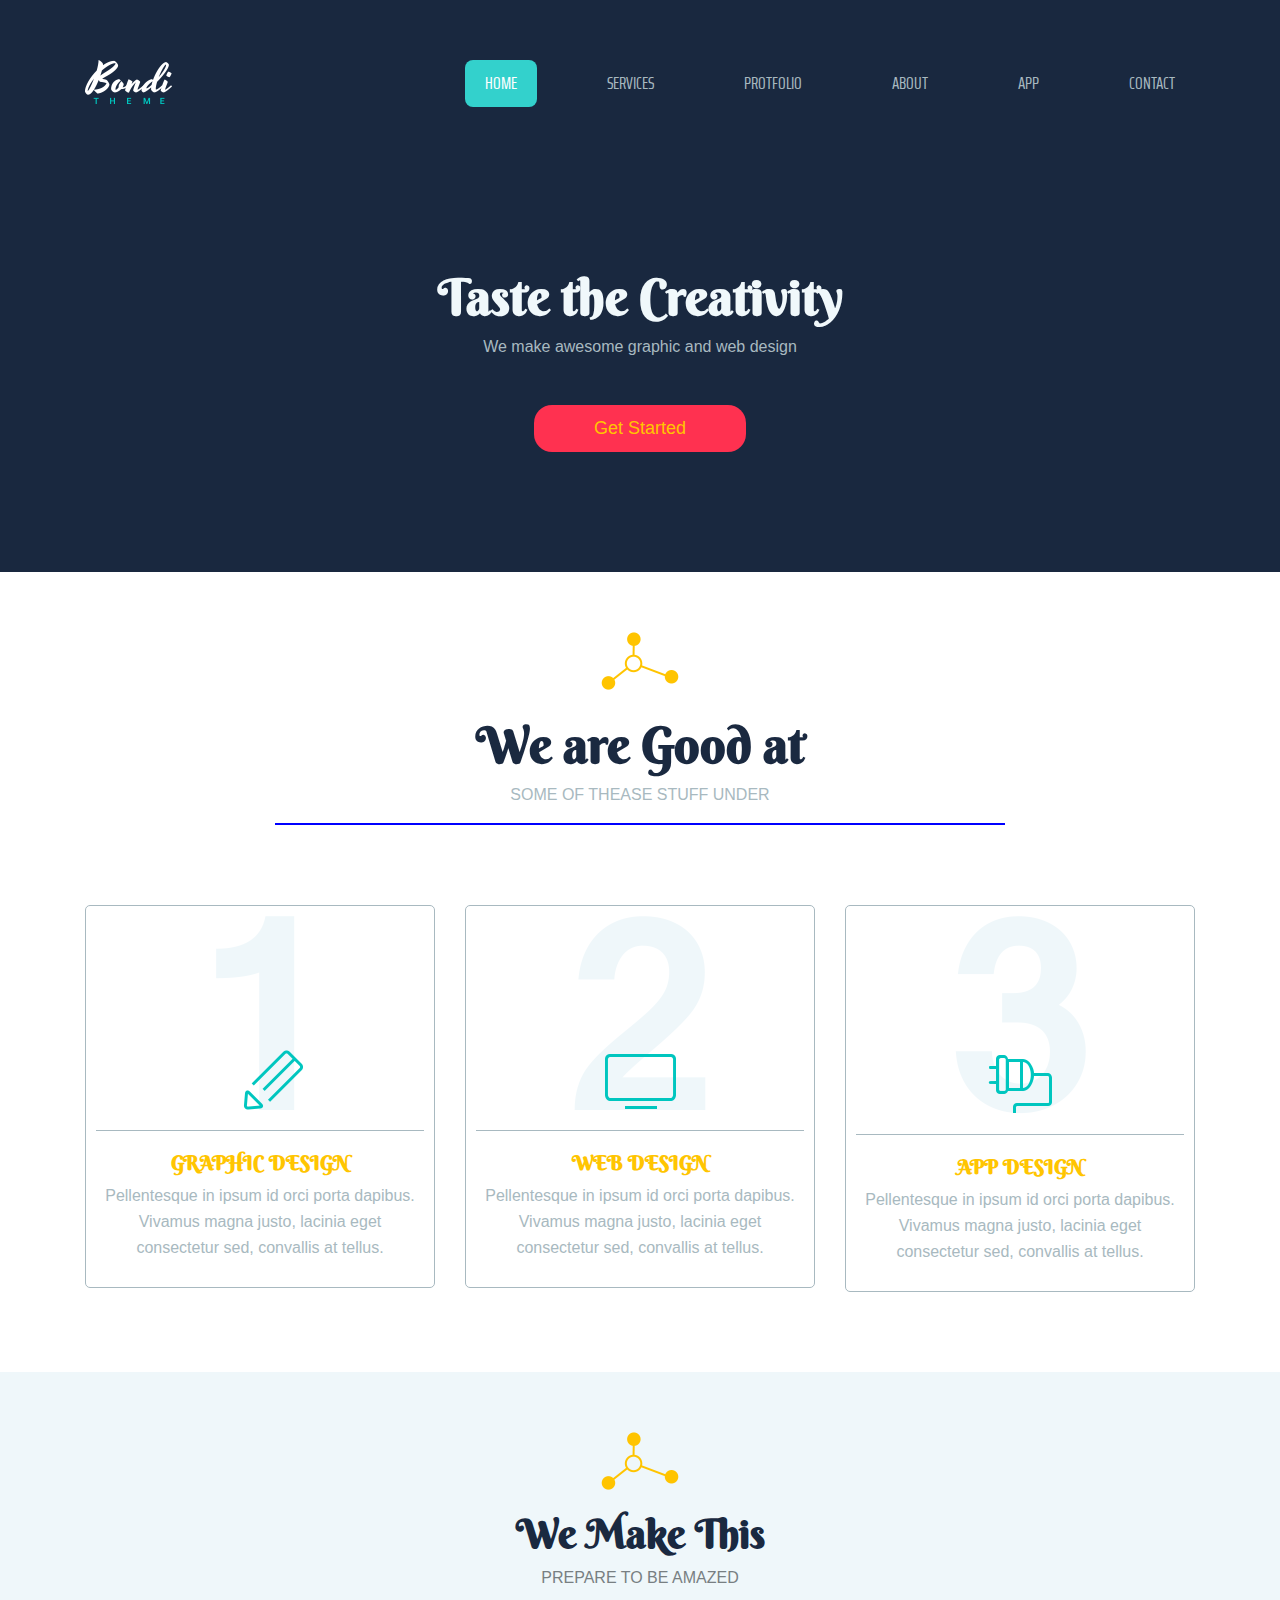
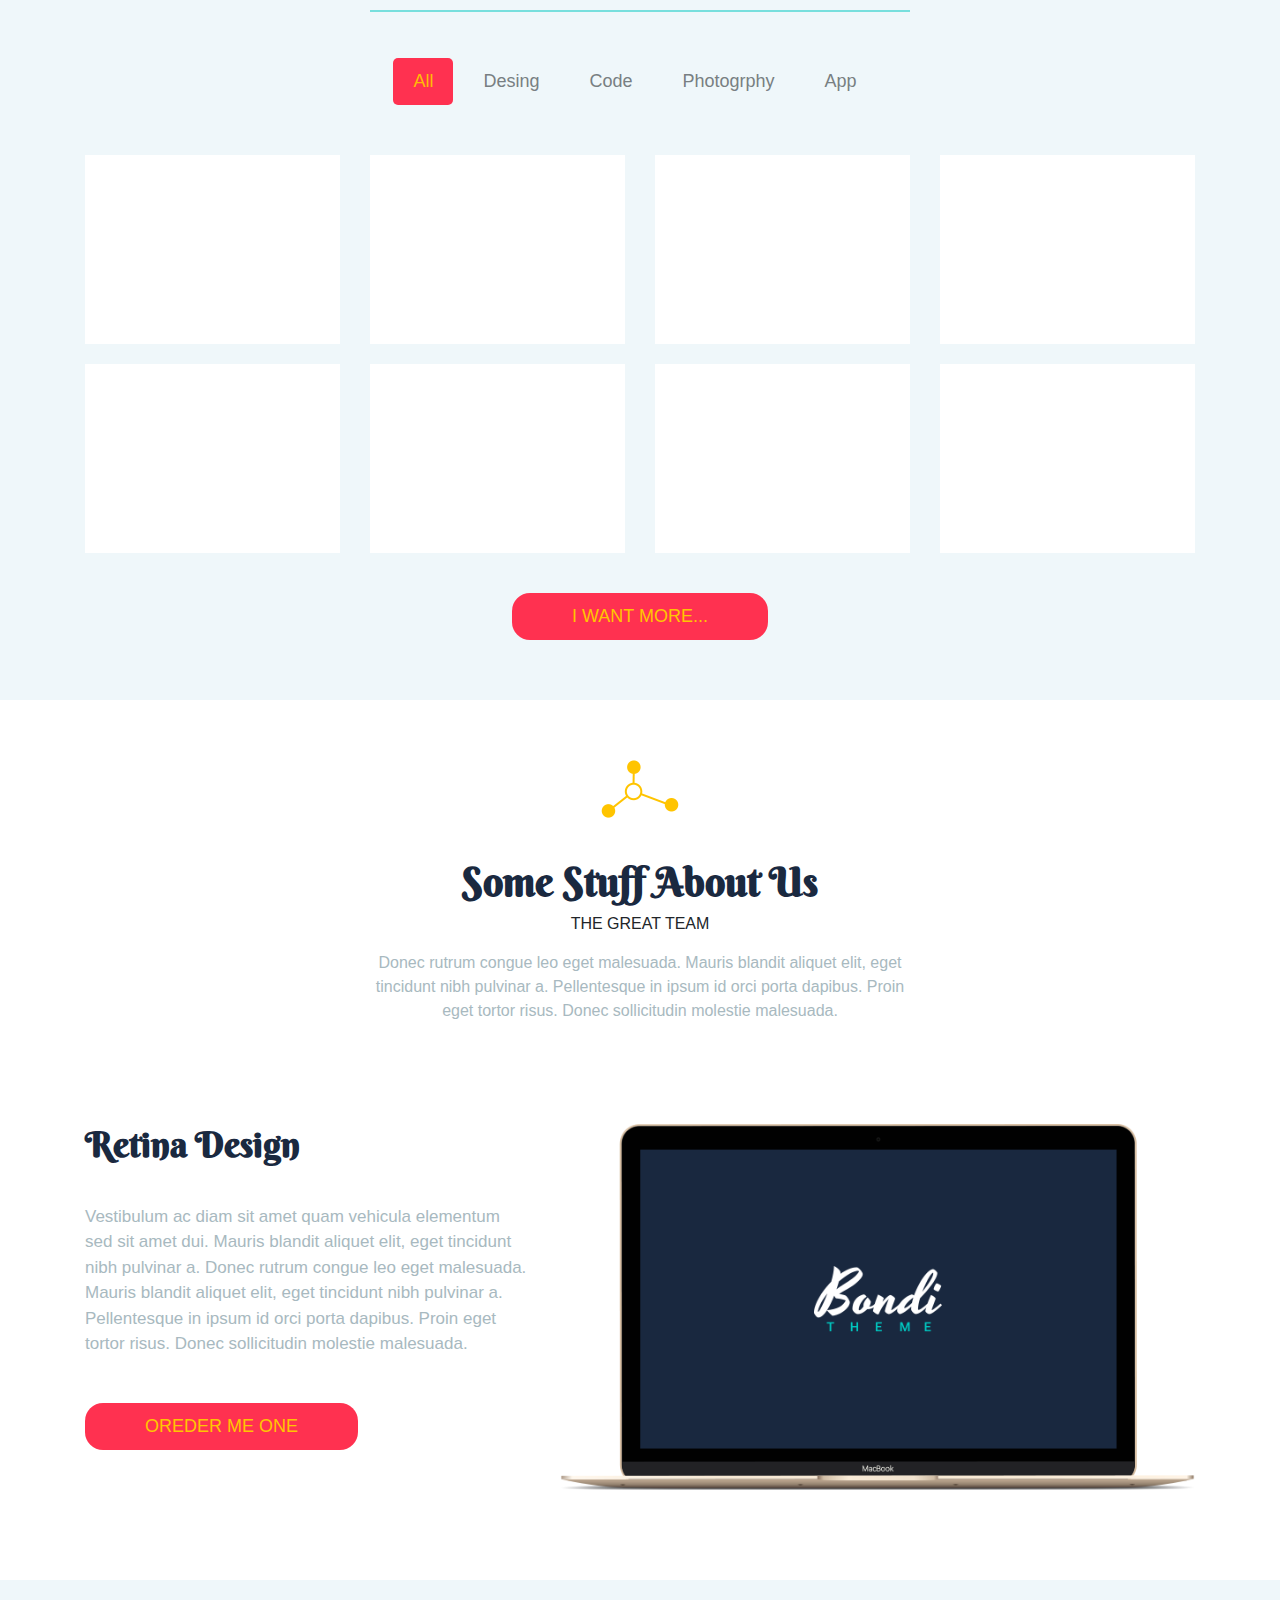
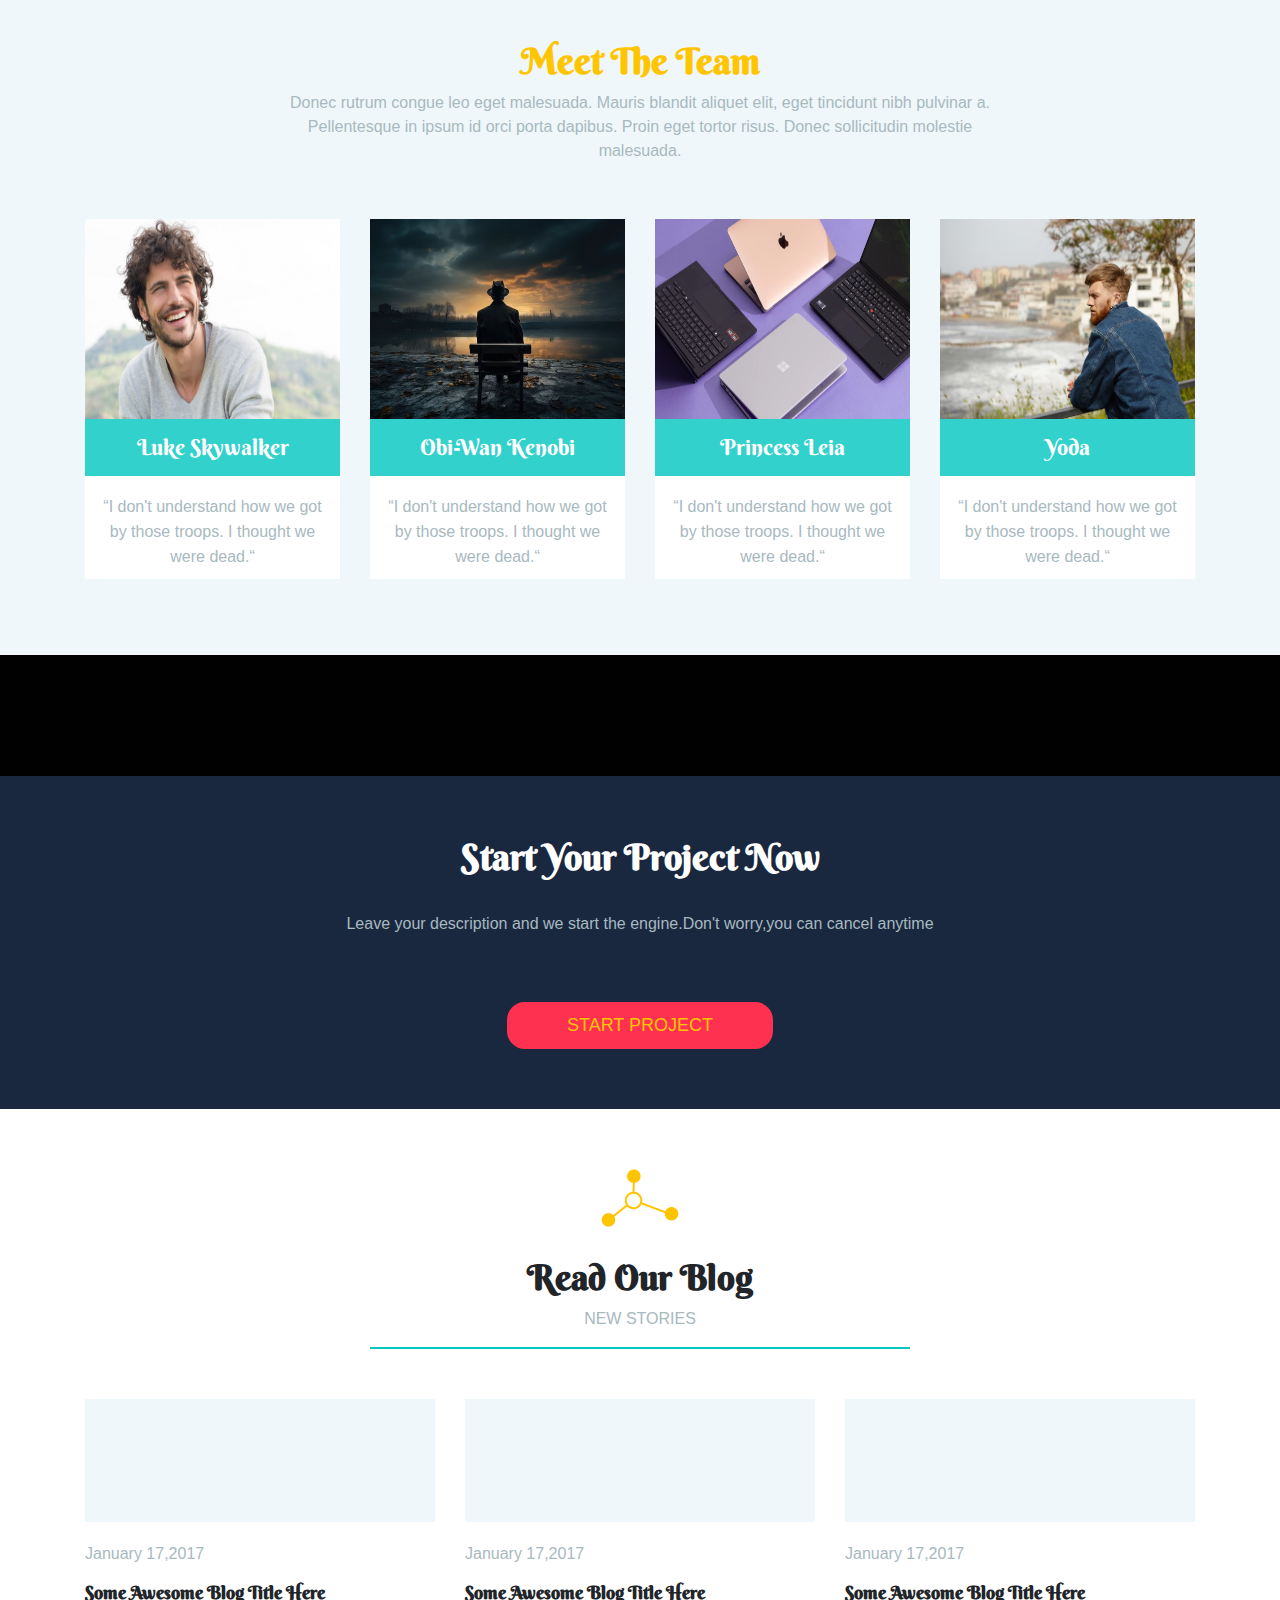
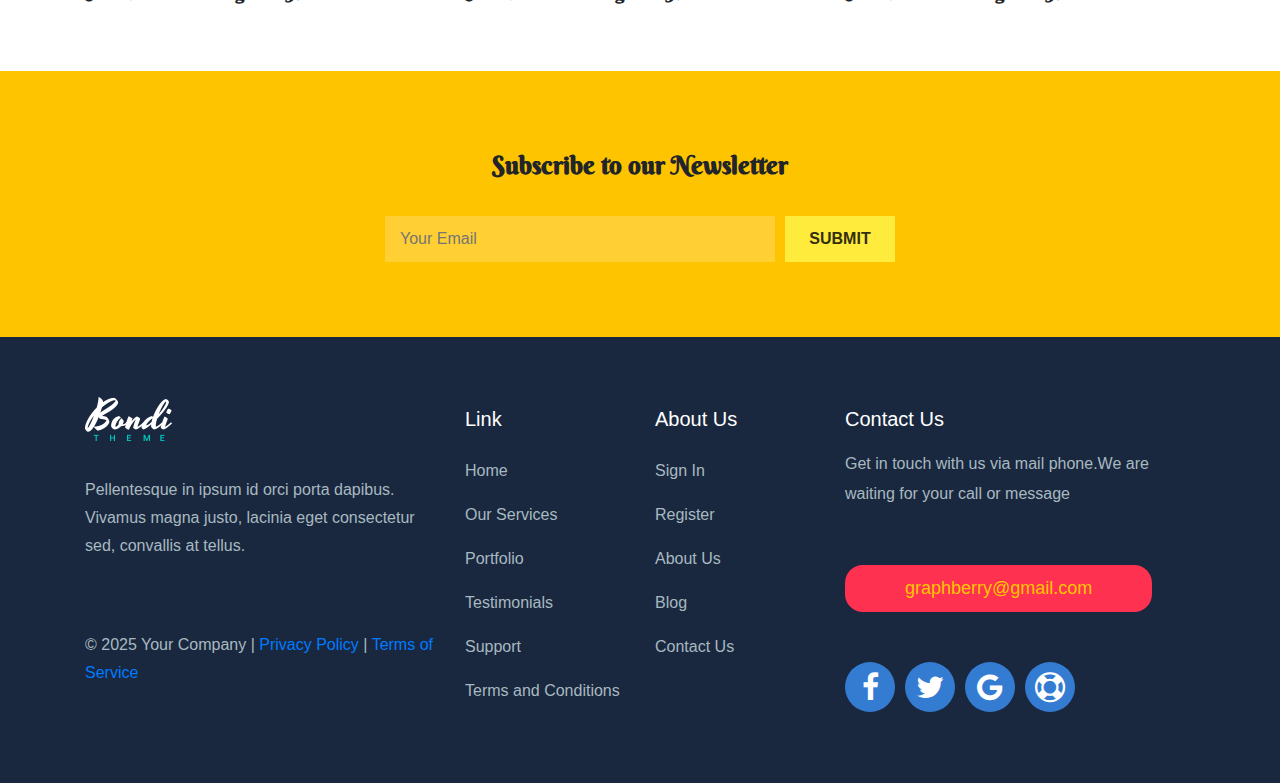
<file: index.html>
<!doctype html>
<html lang="en">
  <head>
    <!-- Required meta tags -->
    <meta charset="utf-8">
    <meta name="viewport" content="width=device-width, initial-scale=1, shrink-to-fit=no">

    <meta name="author" content="SHAKIL">
    <meta name="description" content="This is Cuda template">
    <meta name="keywords" content="Template HTML Css bootstrap ">
    <!--icone area-->
     <link rel="shortcut icon" href="asset/images/logo.png">

    <!-- Bootstrap CSS -->
    <link rel="stylesheet" type="text/css" href="asset/css/style.css">
    <!--responsive.css-->
    <link rel="stylesheet" type="text/css" href="asset/css/responsive.css">

    <title>Bandi</title>
  </head>
  <body>
    <!--strat header area-->
    <header class="header_area section_padding">
      <div class="container">
        <div class="row">
          <div class="col-md-4 col-sm-3 col-12">
            <div class="logo">
              <a href="#"><img src="asset/images/logo.png" alt="logo img"></a>
            </div>
          </div>
          <div class="col-md-8 col-sm-9 col-12">
            <div class="menu">
              <a class="menu_icon" href="#"><i class="fa fa-bars" aria-hidden="true"></i></a>
              <ul>
                <li class="active"><a href="#">Home</a></li>
                <li><a href="#">Services</a></li>
                <li><a href="#">Protfolio</a></li>
                <li><a href="#">About</a></li>
                <li><a href="#">App</a></li>
                <li><a href="#">Contact</a></li>
              </ul>
            </div>
          </div>
          
        </div>
        <div class="row">
          <div class="col-md-12">
            <div class="banner_text text-center">
              <h1>Taste the Creativity</h1>
              <p>We make awesome graphic and web design</p>
              <a class="btn_style" href="#">Get Started</a>
            </div>
          </div>
        </div>
      </div>
    </header>
    <!--End header area-->

    <!--Strat Services area-->
    <section class="services_area section_padding">
      <div class="container">
        <div class="row">
          <div class="col-md-12">
            <div class="service_logo text-center">
              <img src="asset/images/services.png">
            </div>
          </div>
        </div>

        <div class="row">
          <div class="col-md-8 offset-md-2">
            <div class="Services_headaring">
              <div class="header_text text-center">
                <h1>We are Good at </h1>
                <p>SOME OF THEASE STUFF UNDER</p>
              </div>
            </div>
          </div>
        </div>

        <div class="row">
          <!--single services-->
          <div class="col-md-4">
            <div class="single_services text-center">
              <div class="service_img">
                <img src="asset/images/1.png">
              </div>
              <div class="services_text">
                <h3>GRAPHIC DESIGN</h3>
                <p>Pellentesque in ipsum id orci porta dapibus. Vivamus magna justo, lacinia eget consectetur sed, convallis at tellus.</p>
              </div>
            </div>
          </div>
          <!--single services-->
           <div class="col-md-4">
            <div class="single_services text-center">
              <div class="service_img">
                <img src="asset/images/2.png">
              </div>
              <div class="services_text">
                <h3>WEB DESIGN</h3>
                <p>Pellentesque in ipsum id orci porta dapibus. Vivamus magna justo, lacinia eget consectetur sed, convallis at tellus.</p>
              </div>
            </div>
          </div>
          <!--single services-->
           <div class="col-md-4">
            <div class="single_services text-center">
              <div class="service_img">
                <img src="asset/images/3.png">
              </div>
              <div class="services_text">
                <h3>APP DESIGN</h3>
                <p>Pellentesque in ipsum id orci porta dapibus. Vivamus magna justo, lacinia eget consectetur sed, convallis at tellus.</p>
              </div>
            </div>
          </div>

        </div>
      </div>
    </section>
    <!--End Services area-->

    <!--Strat working area-->
    <section class="working_area section_padding">
      <div class="container">
        <div class="row">
          <div class="col-md-4 offset-md-4">
           <div class="working_img text-center">
              <img src="asset/images/services.png">
           </div>
          </div>
        </div>
        <div class="row">
          <div class="col-md-6 offset-md-3">
            <div class="working_heading text-center">
              <h1>We Make This</h1>
              <p>PREPARE TO BE AMAZED</p>
            </div>
          </div>
        </div>

        <div class="row">
          <div class="col-md-6 offset-md-3">
            <div class="working_menu text-center">
              <ul>
                <li class="active"><a href="#">All</a></li>
                <li><a href="#">Desing</a></li>
                <li><a href="#">Code</a></li>
                <li><a href="#">Photogrphy</a></li>
                <li><a href="#">App</a></li>
              </ul>
            </div>
          </div>
        </div>

        <!--working design-->
        <div class="row">
          <div class="col-md-3">
            <div class="ingle_member">
              <div class="single_img">
                <img src="asset/images/single.png">
                <div class="overly_text">
                  <h3 class="active">Awesome Woek</h3>
                </div>
              </div>
            </div>
          </div>

          <div class="col-md-3">
            <div class="ingle_member">
              <div class="single_img">
                <img src="asset/images/single.png">
                <div class="overly_text">
                  <h3 class="active">Awesome Woek</h3>
                </div>
              </div>
            </div>
          </div>

          <div class="col-md-3">
            <div class="ingle_member">
              <div class="single_img">
                <img src="asset/images/single.png">
                <div class="overly_text">
                  <h3 class="active">Awesome Woek</h3>
                </div>
              </div>
            </div>
          </div>

          <div class="col-md-3">
            <div class="ingle_member">
              <div class="single_img">
                <img src="asset/images/single.png">
                <div class="overly_text">
                  <h3 class="active">Awesome Woek</h3>
                </div>
              </div>
            </div>
          </div>

          <div class="col-md-3">
            <div class="ingle_member">
              <div class="single_img">
                <img src="asset/images/single.png">
                <div class="overly_text">
                  <h3 class="active">Awesome Woek</h3>
                </div>
              </div>
            </div>
          </div>

          <div class="col-md-3">
            <div class="ingle_member">
              <div class="single_img">
                <img src="asset/images/single.png">
                <div class="overly_text">
                  <h3 class="active">Awesome Woek</h3>
                </div>
              </div>
            </div>
          </div>

          <div class="col-md-3">
            <div class="ingle_member">
              <div class="single_img">
                <img src="asset/images/single.png">
                <div class="overly_text">
                  <h3 class="active">Awesome Woek</h3>
                </div>
              </div>
            </div>
          </div>

          <div class="col-md-3">
            <div class="ingle_member">
              <div class="single_img">
                <img src="asset/images/single.png">
                <div class="overly_text">
                  <h3 class="active">Awesome Woek</h3>
                </div>
              </div>
            </div>
          </div>

        </div>
        <div class="row">
          <div class="col-md-4 offset-md-4">
            <div class="working_btn text-center">
              <a class="btn_style" href="#">I WANT MORE...</a>
            </div>
          </div>
        </div>
      </div>
    </section>
    <!--End working area-->

    <!--Strat About area-->
    <section class="about_area section_padding">
      <div class="container">
        <div class="row">
          <div class="col-md-4 offset-md-4">
            <div class="about_logo text-center">
              <img src="asset/images/services.png" alt="about images">
            </div>
          </div>
        </div>
        <div class="row">
          <div class="col-md-6 offset-md-3">
            <div class="about_heading text-center">
              <h2>Some Stuff About Us</h2>
              <h5>THE GREAT TEAM</h5>
              <p>Donec rutrum congue leo eget malesuada. Mauris blandit aliquet elit, eget tincidunt nibh pulvinar a. Pellentesque in ipsum id orci porta dapibus. Proin eget tortor risus. Donec sollicitudin molestie malesuada.</p>
            </div>
          </div>
        </div>
        <div class="row">
          <div class="col-md-5">
            <div class="single_about">
              <div class="single_about_text">
                <h3>Retina Design</h3>
                <p>Vestibulum ac diam sit amet quam vehicula elementum sed sit amet dui. Mauris blandit aliquet elit, eget tincidunt nibh pulvinar a. 

                Donec rutrum congue leo eget malesuada. Mauris blandit aliquet elit, eget tincidunt nibh pulvinar a. Pellentesque in ipsum id orci porta dapibus. Proin eget tortor risus. Donec sollicitudin molestie malesuada.</p>
                <a class="btn_style" href="#">OREDER ME ONE</a>
              </div>
            </div>
          </div>
          <div class="col-md-7">
            <div class="single_about">
              <div class="single_about_img">
                <img src="asset/images/led.png" alt="about img">
              </div>
            </div>
          </div>
        </div>
      </div>
    </section>
    <!--End About area-->

    <!--Strat Meet team area-->
    <section class="meet_team_area section_padding">
      <div class="container">
        <div class="row">
          <div class="col-md-8 offset-md-2">
            <div class="meet_team_heading text-center">
              <h1>Meet The Team</h1>
              <p>Donec rutrum congue leo eget malesuada. Mauris blandit aliquet elit, eget tincidunt nibh pulvinar a. Pellentesque in ipsum id orci porta dapibus. Proin eget tortor risus. Donec sollicitudin molestie malesuada.</p>
            </div>
          </div>
        </div>
        <div class="row">

          <div class="col-lg-3 col-md-6">
            <div class="single_team_man">
              <div class="team_man_img">
                <img src="asset/images/team1.jpg">
              </div>
              <div class="single_team_text text-center">
                <h3>Luke Skywalker</h3>
                <p>“I don't understand how we got by those troops. I thought we were dead.“</p>
              </div>
            </div>
          </div>

           <div class="col-lg-3 col-md-6">
            <div class="single_team_man">
              <div class="team_man_img">
                <img src="asset/images/2.jpg">
              </div>
              <div class="single_team_text text-center">
                <h3>Obi-Wan Kenobi</h3>
                <p>“I don't understand how we got by those troops. I thought we were dead.“</p>
              </div>
            </div>
          </div>

           <div class="col-lg-3 col-md-6">
            <div class="single_team_man">
              <div class="team_man_img">
                <img src="asset/images/3 (2).png">
              </div>
              <div class="single_team_text text-center">
                <h3>Princess Leia</h3>
                <p>“I don't understand how we got by those troops. I thought we were dead.“</p>
              </div>
            </div>
          </div>

           <div class="col-lg-3 col-md-6">
            <div class="single_team_man">
              <div class="team_man_img">
                <img src="asset/images/team2.avif">
              </div>
              <div class="single_team_text text-center">
                <h3>Yoda</h3>
                <p>“I don't understand how we got by those troops. I thought we were dead.“</p>
              </div>
            </div>
          </div>

        </div>
      </div>
    </section>
    <!--End Meet team area-->

    <!--strat client area-->
    <section class="client_area section_padding">
      <div class="container">
        <div class="row">
          <div class="col-md-12">
            <div class="client-corusel owl-carousel owl-theme">

              <div class="client-img">
                <img src="asset/images/curesel/1.png">
              </div>
              <div class="client-img">
                <img src="asset/images/curesel/2.png">
              </div>
              <div class="client-img">
                <img src="asset/images/curesel/3.png">
              </div>

              <div class="client-img">
                <img src="asset/images/curesel/4.png">
              </div>
               <div class="client-img">
                <img src="asset/images/curesel/1.png">
              </div>
              <div class="client-img">
                <img src="asset/images/curesel/2.png">
              </div>
              <div class="client-img">
                <img src="asset/images/curesel/3.png">
              </div>
              <div class="client-img">
                <img src="asset/images/curesel/4.png">
              </div>
              
            </div>
          </div>
        </div>
      </div>
    </section>
    <!--End client area-->

    <!--Strat Your project area-->
    <section class="your_project_area section_padding">
      <div class="container">
        <div class="row">
          <div class="col-md-12">
            <div class="project_ara text-center">
              <h1>Start Your Project Now</h1>
              <p>Leave your description and we start the engine.Don't worry,you can cancel anytime</p>
              <a class="btn_style" href="#">START PROJECT</a>
            </div>
          </div>
        </div>
      </div>
    </section>
    <!--End Your project area-->

    <!--Strat Read our blog area-->
    <section class="read_blog_area section_padding">
      <div class="container">
        <div class="row">
          <div class="col-md-6 offset-md-3">
            <div class="blog_logo text-center">
              <img src="asset/images/services.png" alt="blog img">
            </div>
          </div>
        </div>
        <div class="row">
          <div class="col-md-6 offset-md-3">
            <div class="blog_padding">
              <div class="blog_heading text-center">
                <h2>Read Our Blog</h2>
                <p>NEW STORIES</p>
              </div>
            </div>
          </div>
        </div>

        <div class="row">
          <div class="col-md-4">
            <div class="Single_blog">
              <div class="blog_img">
                <img src="asset/images/blog.png" alt="blog img">
              </div>
              <div class="single_blog_text">
                <p>January 17,2017</p>
                <h3>Some Awesome Blog Title Here</h3>
              </div>
            </div>
          </div>

          <div class="col-md-4">
            <div class="Single_blog">
              <div class="blog_img">
                <img src="asset/images/blog.png" alt="blog img">
              </div>
              <div class="single_blog_text">
                <p>January 17,2017</p>
                <h3>Some Awesome Blog Title Here</h3>
              </div>
            </div>
          </div>

          <div class="col-md-4">
            <div class="Single_blog">
              <div class="blog_img">
                <img src="asset/images/blog.png" alt="blog img">
              </div>
              <div class="single_blog_text">
                <p>January 17,2017</p>
                <h3>Some Awesome Blog Title Here</h3>
              </div>
            </div>
          </div>

        </div>
        
      </div>
    </section>
    <!--End Read our blog area-->

    <!--Strat subscribe area-->
   <section class="subscribe_area section_padding">
     <div class="container">
       <div class="row">
         <div class="col-md-6 offset-md-3">
           <div class="subscribe text-center">
            <h3>Subscribe to our Newsletter</h3>
            <form>
              <input type="email" placeholder="Your Email" name="">
              <input type="submit" placeholder="sent" name="">
            </form>
           </div>
         </div>
       </div>
     </div>
   </section>
    <!--End subscribe area-->

    <!--Starat socile link area-->
    <section class="sociale_area section_padding">
      <div class="container">
        <div class="row">
          <div class="col-lg-4 col-md-8">
            <div class="single_socile">
              <div class="sociale_img">
                <img src="asset/images/logo.png">
              </div>
              <div class="sociale_text">
                <p>Pellentesque in ipsum id orci porta dapibus. Vivamus magna justo, lacinia eget consectetur sed, convallis at tellus.</p>
                <p>&copy; 2025 Your Company | <a href="#">Privacy Policy</a> | <a href="#">Terms of Service</a></p>
              </div>
            </div>
          </div>

          <div class="col-lg-2 col-md-4">
            <div class="single_link">
              <h4>Link</h4>
              <ul>
                <li><a href="#">Home</a></li>
                <li><a href="#">Our Services</a></li>
                <li><a href="#">Portfolio</a></li>
                <li><a href="#">Testimonials</a></li>
                <li><a href="#">Support</a></li>
                <li><a href="#">Terms and Conditions</a></li>
              </ul>
            </div>
          </div>

          <div class="col-lg-2 col-md-4">
            <div class="single_link">
              <h4>About Us</h4>
              <ul>
                <li><a href="#">Sign In</a></li>
                <li><a href="#">Register</a></li>
                <li><a href="#">About Us</a></li>
                <li><a href="#">Blog</a></li>
                <li><a href="#">Contact Us</a></li>
              </ul>
            </div>
          </div>

          <div class="col-lg-4 col-md-8">
            <div class="single_link">
              <h4>Contact Us</h4>
              <p>Get in touch with us via mail phone.We are waiting for 
                your call or message</p>
              <a class="btn_style" href="#">graphberry@gmail.com</a>
              <div class="socile_icone">
                <ul>
                  <li><a href="#"><i class="fa fa-facebook" aria-hidden="true"></i></a></li>
                  <li><a href="#"><i class="fa fa-twitter" aria-hidden="true"></i></a></li>
                  <li><a href="#"><i class="fa fa-google" aria-hidden="true"></i></a></li>
                  <li><a href="#"><i class="fa fa-life-ring" aria-hidden="true"></i></a></li>
                </ul>
              </div>  
            </div>
          </div>

        </div>
      </div>
    </section>
    <!--End socile link area-->





    <!-- Optional JavaScript -->
    <!-- jQuery first, then Popper.js, then Bootstrap JS -->
    <script src="asset/js/jquery.min.js"></script>
    <script src="asset/js/popper.min.js"></script>
    <script src="asset/js/bootstrap.min.js"></script>
    <script src="asset/js/owl.carousel.min.js"></script>
    <script src="asset/js/custom.js"></script>

  </body>
</html>
</file>
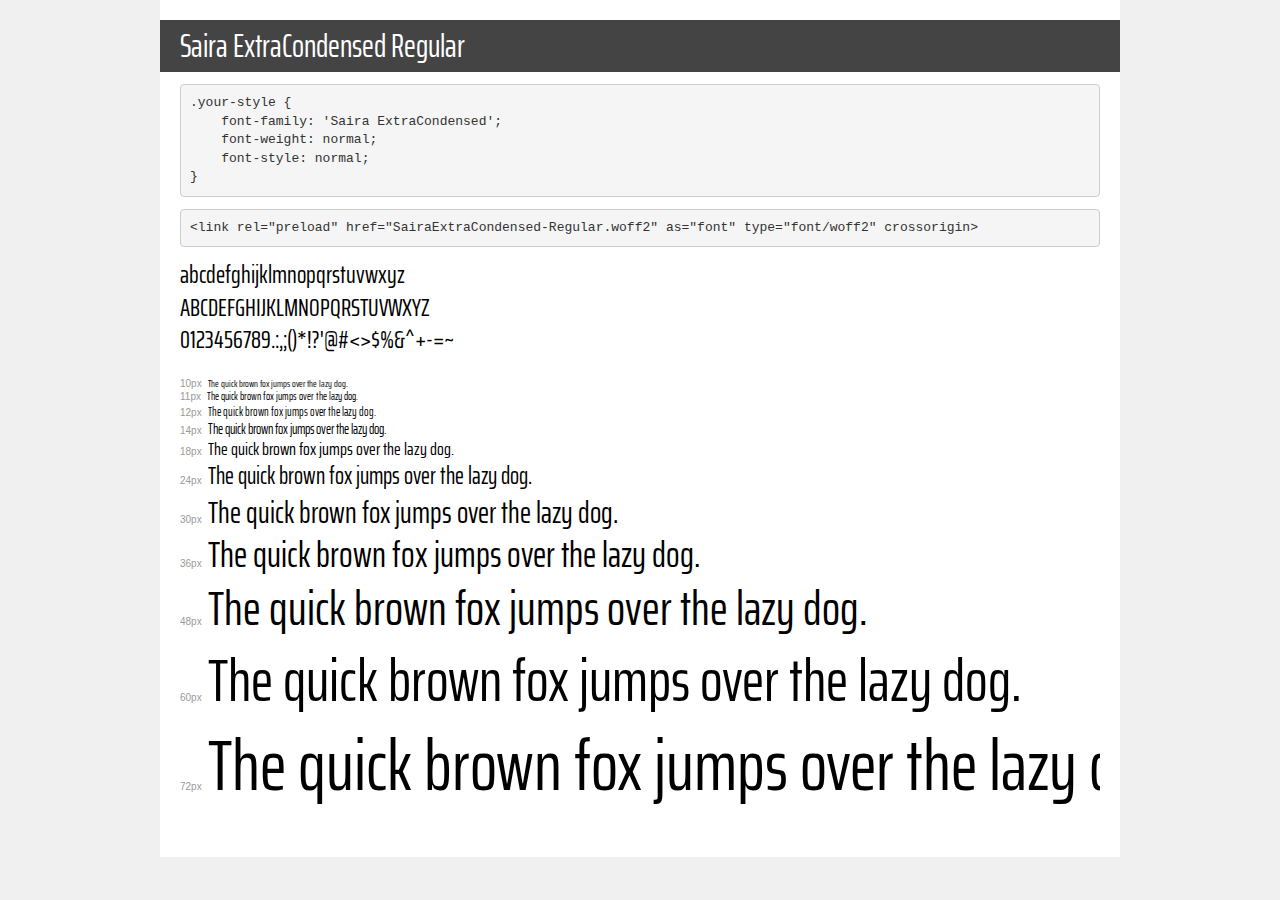
<file: asset/fonts/demo.html>
<!DOCTYPE html>
<html lang="en">
<head>
    <meta charset="utf-8">
    <meta http-equiv="X-UA-Compatible" content="IE=edge">
    <meta name="viewport" content="width=device-width, initial-scale=1">
    <meta name="robots" content="noindex, noarchive">
    <meta name="format-detection" content="telephone=no">
    <title>Transfonter demo</title>
    <link href="stylesheet.css" rel="stylesheet">
    <style>
        /*
        http://meyerweb.com/eric/tools/css/reset/
        v2.0 | 20110126
        License: none (public domain)
        */
        html, body, div, span, applet, object, iframe,
        h1, h2, h3, h4, h5, h6, p, blockquote, pre,
        a, abbr, acronym, address, big, cite, code,
        del, dfn, em, img, ins, kbd, q, s, samp,
        small, strike, strong, sub, sup, tt, var,
        b, u, i, center,
        dl, dt, dd, ol, ul, li,
        fieldset, form, label, legend,
        table, caption, tbody, tfoot, thead, tr, th, td,
        article, aside, canvas, details, embed,
        figure, figcaption, footer, header, hgroup,
        menu, nav, output, ruby, section, summary,
        time, mark, audio, video {
            margin: 0;
            padding: 0;
            border: 0;
            font-size: 100%;
            font: inherit;
            vertical-align: baseline;
        }
        /* HTML5 display-role reset for older browsers */
        article, aside, details, figcaption, figure,
        footer, header, hgroup, menu, nav, section {
            display: block;
        }
        body {
            line-height: 1;
        }
        ol, ul {
            list-style: none;
        }
        blockquote, q {
            quotes: none;
        }
        blockquote:before, blockquote:after,
        q:before, q:after {
            content: '';
            content: none;
        }
        table {
            border-collapse: collapse;
            border-spacing: 0;
        }
        /* demo styles */
        body {
            background: #f0f0f0;
            color: #000;
        }
        .page {
            background: #fff;
            width: 920px;
            margin: 0 auto;
            padding: 20px 20px 0 20px;
            overflow: hidden;
        }
        .font-container {
            overflow-x: auto;
            overflow-y: hidden;
            margin-bottom: 40px;
            line-height: 1.3;
            white-space: nowrap;
            padding-bottom: 5px;
        }
        h1 {
            position: relative;
            background: #444;
            font-size: 32px;
            color: #fff;
            padding: 10px 20px;
            margin: 0 -20px 12px -20px;
        }
        .letters {
            font-size: 25px;
            margin-bottom: 20px;
        }
        .s10:before {
            content: '10px';
        }
        .s11:before {
            content: '11px';
        }
        .s12:before {
            content: '12px';
        }
        .s14:before {
            content: '14px';
        }
        .s18:before {
            content: '18px';
        }
        .s24:before {
            content: '24px';
        }
        .s30:before {
            content: '30px';
        }
        .s36:before {
            content: '36px';
        }
        .s48:before {
            content: '48px';
        }
        .s60:before {
            content: '60px';
        }
        .s72:before {
            content: '72px';
        }
        .s10:before, .s11:before, .s12:before, .s14:before,
        .s18:before, .s24:before, .s30:before, .s36:before,
        .s48:before, .s60:before, .s72:before {
            font-family: Arial, sans-serif;
            font-size: 10px;
            font-weight: normal;
            font-style: normal;
            color: #999;
            padding-right: 6px;
        }
        pre {
            display: block;
            padding: 9px;
            margin: 0 0 12px;
            font-family: Monaco, Menlo, Consolas, "Courier New", monospace;
            font-size: 13px;
            line-height: 1.428571429;
            color: #333;
            font-weight: normal;
            font-style: normal;
            background-color: #f5f5f5;
            border: 1px solid #ccc;
            overflow-x: auto;
            border-radius: 4px;
        }
        /* responsive */
        @media (max-width: 959px) {
            .page {
                width: auto;
                margin: 0;
            }
        }
    </style>
</head>
<body>
<div class="page">
    <div class="demo">
        <h1 style="font-family: 'Saira ExtraCondensed'; font-weight: normal; font-style: normal;">Saira ExtraCondensed Regular</h1>
        <pre title="Usage">.your-style {
    font-family: 'Saira ExtraCondensed';
    font-weight: normal;
    font-style: normal;
}</pre>
        <pre title="Preload (optional)">
&lt;link rel=&quot;preload&quot; href=&quot;SairaExtraCondensed-Regular.woff2&quot; as=&quot;font&quot; type=&quot;font/woff2&quot; crossorigin&gt;</pre>
        <div class="font-container" style="font-family: 'Saira ExtraCondensed'; font-weight: normal; font-style: normal;">
            <p class="letters">
                abcdefghijklmnopqrstuvwxyz<br>
ABCDEFGHIJKLMNOPQRSTUVWXYZ<br>
                0123456789.:,;()*!?'@#&lt;&gt;$%&^+-=~
            </p>
            <p class="s10" style="font-size: 10px;">The quick brown fox jumps over the lazy dog.</p>
            <p class="s11" style="font-size: 11px;">The quick brown fox jumps over the lazy dog.</p>
            <p class="s12" style="font-size: 12px;">The quick brown fox jumps over the lazy dog.</p>
            <p class="s14" style="font-size: 14px;">The quick brown fox jumps over the lazy dog.</p>
            <p class="s18" style="font-size: 18px;">The quick brown fox jumps over the lazy dog.</p>
            <p class="s24" style="font-size: 24px;">The quick brown fox jumps over the lazy dog.</p>
            <p class="s30" style="font-size: 30px;">The quick brown fox jumps over the lazy dog.</p>
            <p class="s36" style="font-size: 36px;">The quick brown fox jumps over the lazy dog.</p>
            <p class="s48" style="font-size: 48px;">The quick brown fox jumps over the lazy dog.</p>
            <p class="s60" style="font-size: 60px;">The quick brown fox jumps over the lazy dog.</p>
            <p class="s72" style="font-size: 72px;">The quick brown fox jumps over the lazy dog.</p>
        </div>
    </div>

</div>
</body>
</html>
</file>
<file: asset/css/style.css>
/*
Template Name : cuda
Template :url:https://cuda.come
Autor :Shakil
Autor : url:https://Shakil.me
Description : This Is Bandi Template
*/
@import url('../fonts/fonts.css');
@import url('../fonts/stylesheet.css');
@import url('../fonts');
@import url('bootstrap.min.css');
@import url('fontawesome.min.css');
@import url('owl.theme.default.min.css');
@import url('owl.carousel.min.css');



h1 h2 h3 h4 h5 h6 p{
	margin: 0;
}
ul{
	list-style: none;
	padding: 0;
	margin: 0;
}


h1{
	font-family: "Berkshire Swash", serif;
	font-weight: 600;
}
h3{
	font-family: "Berkshire Swash", serif;
	font-weight: 600;
}
h2{
	font-family: "Berkshire Swash", serif;
	font-weight: 600;
}

a{
	text-decoration: none;
}
p{
	font-weight: 400;
	color:#a8b9c0 ;
	font-size: 16px;
}
.section_padding{
	padding: 60px 0;
}
.btn_style{
    display: inline-block;
    text-decoration: none;
    padding: 10px 60px;
    font-size: 18px;
    background:#ff3150 ;
    color: #ffc501;
    border-radius: 18px;
}

  /**************************************************************************************************/
 /********************************* Header area Css 1 **********************************************/
/**************************************************************************************************/

.header_area{
	background-color: rgb(25, 40, 63);
}
.menu ul{
	display: flex;
	justify-content: space-between;
}
.menu ul li a{
	display: block;
	font-family: 'Saira ExtraCondensed';
	font-size: 18px;
	font-weight: 400;
	color: #a8b9c0;
	padding: 10px 20px;
	border-radius: 8px;
	text-decoration: none;
	text-transform: uppercase;
	transition: .5s;
}
.menu ul li:hover a{
	background: #33d1cc;
	color: #fff;
}
.menu ul li.active a{
	background: #33d1cc;
	color: #fff;
}
.serch_box a{
	font-size: 20px;
	color:#33d1cc ;
	padding: 5px 5px;
}
.banner_text{
	padding-bottom: 60px;
}
.banner_text p{
	padding-bottom: 30px;
}
.banner_text h1 {
    color: #f0f8fb;
    font-size: 50px;
    padding-top: 160px;
}
/*menu_icon*/
.menu_icon {
  font-size: 27px;
  color: #fff;
  border: 1px solid #fff;
  float: right;
  padding: 0px 10px;
  display: none;
  border-radius: 5px;
}
.menu_icon:hover{
	color: #ffda00;
	border-color: #ffda00;
}


  /**************************************************************************************************/
 /********************************* Services area Css 2*********************************************/
/**************************************************************************************************/
.Services_headaring{
	padding-bottom: 60px;
}
.header_text{
	border-bottom: 2px solid blue;
}
.header_text h1 {
    font-size: 50px;
    color: #1a2940;
    padding-top: 25px;
}
.single_services{
	border: 1px solid #a8b9c0;
	border-radius: 5px;
	margin: 20px 0;
}
.service_img{
	padding: 10px 10px;
}
.service_img img{
	width: auto;
	height: 100%;
}
.services_text{
	padding: 10px 10px;
}
.services_text h3 {
    color: #ffc501;
    font-size: 20px;
    padding-top: 20px;
    border-top: 1px solid #a8b9c0;
}
.services_text p {
    font-size: 16px;
    color: #a8b9c0;
    line-height: 26px;
}

  /**************************************************************************************************/
 /********************************* Working area Css 3 *********************************************/
/**************************************************************************************************/
.working_area{
	background-color: rgb(239, 247, 250);
}
.working_heading h1{
	font-size: 40px;
	color: #1a2940;
	padding-top: 20px;
}
.working_heading p{
	font-size: 16px;
	color: #787f82;
	padding-bottom: 20px;
	border-bottom: 2px solid #78dfdd;
}
.working_menu{
	padding-top: 30px;
	padding-bottom: 40px;
}
.working_menu ul{
	display: flex;
	justify-content: center;
}
.working_menu ul li a{
	display: block;
	color:#787f82 ;
	font-size: 18px;
	text-decoration: none;
	padding: 10px 20px;
	margin-right: 10px;
	border-radius: 5px;
	transition: .5s;
}
.working_menu ul li:hover a{
	background: #ff3150;
	color: #ffbb06;
}
.working_menu ul li.active a{
	background: #ff3150;
	color: #ffbb06;
}

/*single working*/
.ingle_member{
	margin: 10px 0;
}
.single_img{
	overflow: hidden;
	position: relative;
}
.single_img img{
	width: 100%;
  	margin: auto;
  	display: block;
}
.overly_text{
	position: absolute;
  	width: 100%;
  	height: 100%;
  	background: #33d1cc;
  	top: 0;
  	left: 0;
  	display: flex;
  	justify-content: center;
  	align-items: center;
  	transition: 1s;
  	transform: scale(0);
}
.overly_text h3{
	display: inline-block;
	color: #000;
	font-size: 20px;
}
.single_img:hover .overly_text{
	transform: scale(1);
}
.working_btn{
	padding-top: 30px;
}


  /**************************************************************************************************/
 /********************************* About area Css 4   *********************************************/
/**************************************************************************************************/

.about_heading h2{
	font-size: 40px;
	color: #1a2940;
	padding-top: 40px;
}
.about_heading h5{
	font-size: 16px;
	padding-bottom: 10px;
}
.about_heading p{
	font-size: 16px;
	color: #a8b9c0;
	padding-bottom: 55px;
}
.single_about{
	margin: 30px 0;
}
.single_about_text h3{
	font-size: 35px;
	color:#1a2940 ;
}
.single_about_text p{
	font-size: 17px;
	color: #a8b9c0;
	padding: 30px 0;
}
.single_about_img img{
	width: 100%;
	height: auto;
}


  /**************************************************************************************************/
 /********************************* Meet team area css 5********************************************/
/**************************************************************************************************/

.meet_team_area{
	background-color: rgb(239, 247, 250);
}
.meet_team_heading h1{
	font-size: 36px;
	color: #ffc501;
}
.meet_team_heading p{
	font-size: 16px;
	padding-bottom: 40px;
}
.team_man_img{
	height: 200px;
	width: auto;
}
.team_man_img img{
	width: 100%;
	height: 100%;
}

.single_team_text{
	background: #fff;
}
.single_team_text h3{
	font-size: 22px;
	background: #33d1cc;
	color: #fff;
	font-weight: 400;
	padding: 15px 0;
}
.single_team_text p{
	font-size: 16px;
	padding: 10px;
	line-height: 25px;
}


  /**************************************************************************************************/
 /********************************* Client area css 6***********************************************/
/**************************************************************************************************/

.client_area{
	background: #010101;
}

.client-img{

}
.owl-dot{
	margin-top: 30px !important;
}
.client-img img{
	width: auto !important;
	margin: auto;
}
.client-corusel .owl-dot span{
	border-radius: 0 !important;
	background: #fff !important;
}
.client-corusel .owl-dot.active span{
	background: #f3e00a !important;
}


  /**************************************************************************************************/
 /********************************* Your project area css 7*****************************************/
/**************************************************************************************************/
.your_project_area{
	background-color: rgb(25, 40, 63);
}
.project_ara h1{
	font-size: 36px;
	color: #fff;
}
.project_ara p{
	font-size: 16px;
	padding-top: 25px;
	padding-bottom: 50px;
}

  /**************************************************************************************************/
 /********************************* Your project area css 7*****************************************/
/**************************************************************************************************/
.blog_heading{
	border-bottom: 2px solid #00c6bf;
}
.blog_padding{
	padding-bottom: 50px;
}
.blog_heading h2{
	font-size: 35px;
	padding-top: 30px;
	
}
.blog_img img{
	width: 100%;
	height: auto;
}
.single_blog_text h3{
	font-size: 18px;

}
.single_blog_text p{
	padding-top: 20px;
}


  /**************************************************************************************************/
 /********************************* Subscribe area css 7   *****************************************/
/**************************************************************************************************/

.subscribe_area{
	background-color: rgb(255, 196, 0);
}
.subscribe h3{
	font-size: 25px;
	padding: 20px 0;
}
.subscribe form{
	display: flex;
	justify-content: space-between;
	margin: 15px;
} 
.subscribe form input[type="email"] {
	width: calc(100% - 120px);
	background: rgba(255, 255, 255, .2);
	color: #fff;
	border: none;
	padding: 8px 15px;
}
.subscribe form input[type="email"]:focus{
	box-shadow: 0 0 10px #000;
}

.subscribe form input[type="submit"] {
	background: #ffeb3b;
	border: 1px solid #ffeb3b;
	text-transform: uppercase;
	color: #332f0c;
	font-weight: 600;
	width: 110px;
	padding: 10px 0;
	transition: 1s;
}
.subscribe form input[type="submit"]:hover{
	background: #332f0c;
	color: #ffeb3b;
}


  /**************************************************************************************************/
 /************************************ Social area css 7   *****************************************/
/**************************************************************************************************/

.sociale_area{
	background-color: rgb(25, 40, 63);
}

.sociale_text p{
    font-size: 16px;
    padding-top: 35px;
    padding-bottom: 20px;
    line-height: 28px;
}
.single_link h4{
	font-size: 20px;
	color: #fff;
	padding: 10px 0;
}
.single_link ul{
	list-style: none;
}
.single_link ul li a {
    display: block;
    padding: 10px 0;
    color: #a8b9c0;
    text-decoration: none;

}

.single_link p{
	line-height: 30px;
	padding-bottom: 40px;
}
.socile_icone{
	padding-top: 50px;
}
.socile_icone ul{
	display: flex;
}
.socile_icone ul li a{
	display: block;
	width: 50px;
	height: 50px;
	border-radius: 50%;
	margin-right: 10px;
	background: #347cd2;
	text-align: center;
	font-size: 30px;
	line-height: 22px;
	color: #fff;
}
</file>
<file: asset/css/responsive.css>
@media all and (max-width:990px) {

}



@media all and (max-width:767px) {

	.menu_icon{
		display: block;
	}
	.menu ul{
		display: none;
		top: 70px;
		position: absolute;
		width: 100%;
		text-align: center;
		z-index: 9;
		background: green;
		background: rgba(0, 0, 0, .9);
		padding: 20px;
	}
	.menu{
		position: relative;
	}
	.menu ul li a{
		padding: 5px 0;
	}
	.menu ul li a:after{
		display: none;
	}


}

@media all and (min-width:767px) {
	.menu ul{
		display: flex !important;
	}
	

}

@media all and (max-width:575px) {
	
	.menu_icon{
		position: absolute;
		top: -40px;
		right: 0;
	}
	/*header banner*/
	.banner_text h1 {
	    font-size: 43px;
	}
	/*2nd menu*/
	.working_menu ul li a {
	    font-size: 17px;
	    padding: 6px 12px;
	    margin-right: 10px;
	    
	}
	/*project area*/
	.project_ara h1 {
	    font-size: 34px;
	}

}

@media all and (max-width:388px) {
	/*header menu*/
	.banner_text h1 {
	    font-size: 34px;
	}
	/*2nd header */
	.header_text h1 {
	    font-size: 38px;
	}
	/*2nd menu bar*/
	.working_menu ul li a {
	    font-size: 14px;
	    padding: 5px 10px;
	    margin: 0;
	}
	/*about_heading*/
	.about_heading h2 {
	    font-size: 32px;
	}
	/*project area*/
	.project_ara h1 {
	    font-size: 26px;
	}
}
</file>
<file: asset/fonts/stylesheet.css>
@font-face {
    font-family: 'Saira ExtraCondensed';
    src: url('SairaExtraCondensed-Regular.woff2') format('woff2'),
        url('SairaExtraCondensed-Regular.woff') format('woff');
    font-weight: normal;
    font-style: normal;
    font-display: swap;
}
</file>
